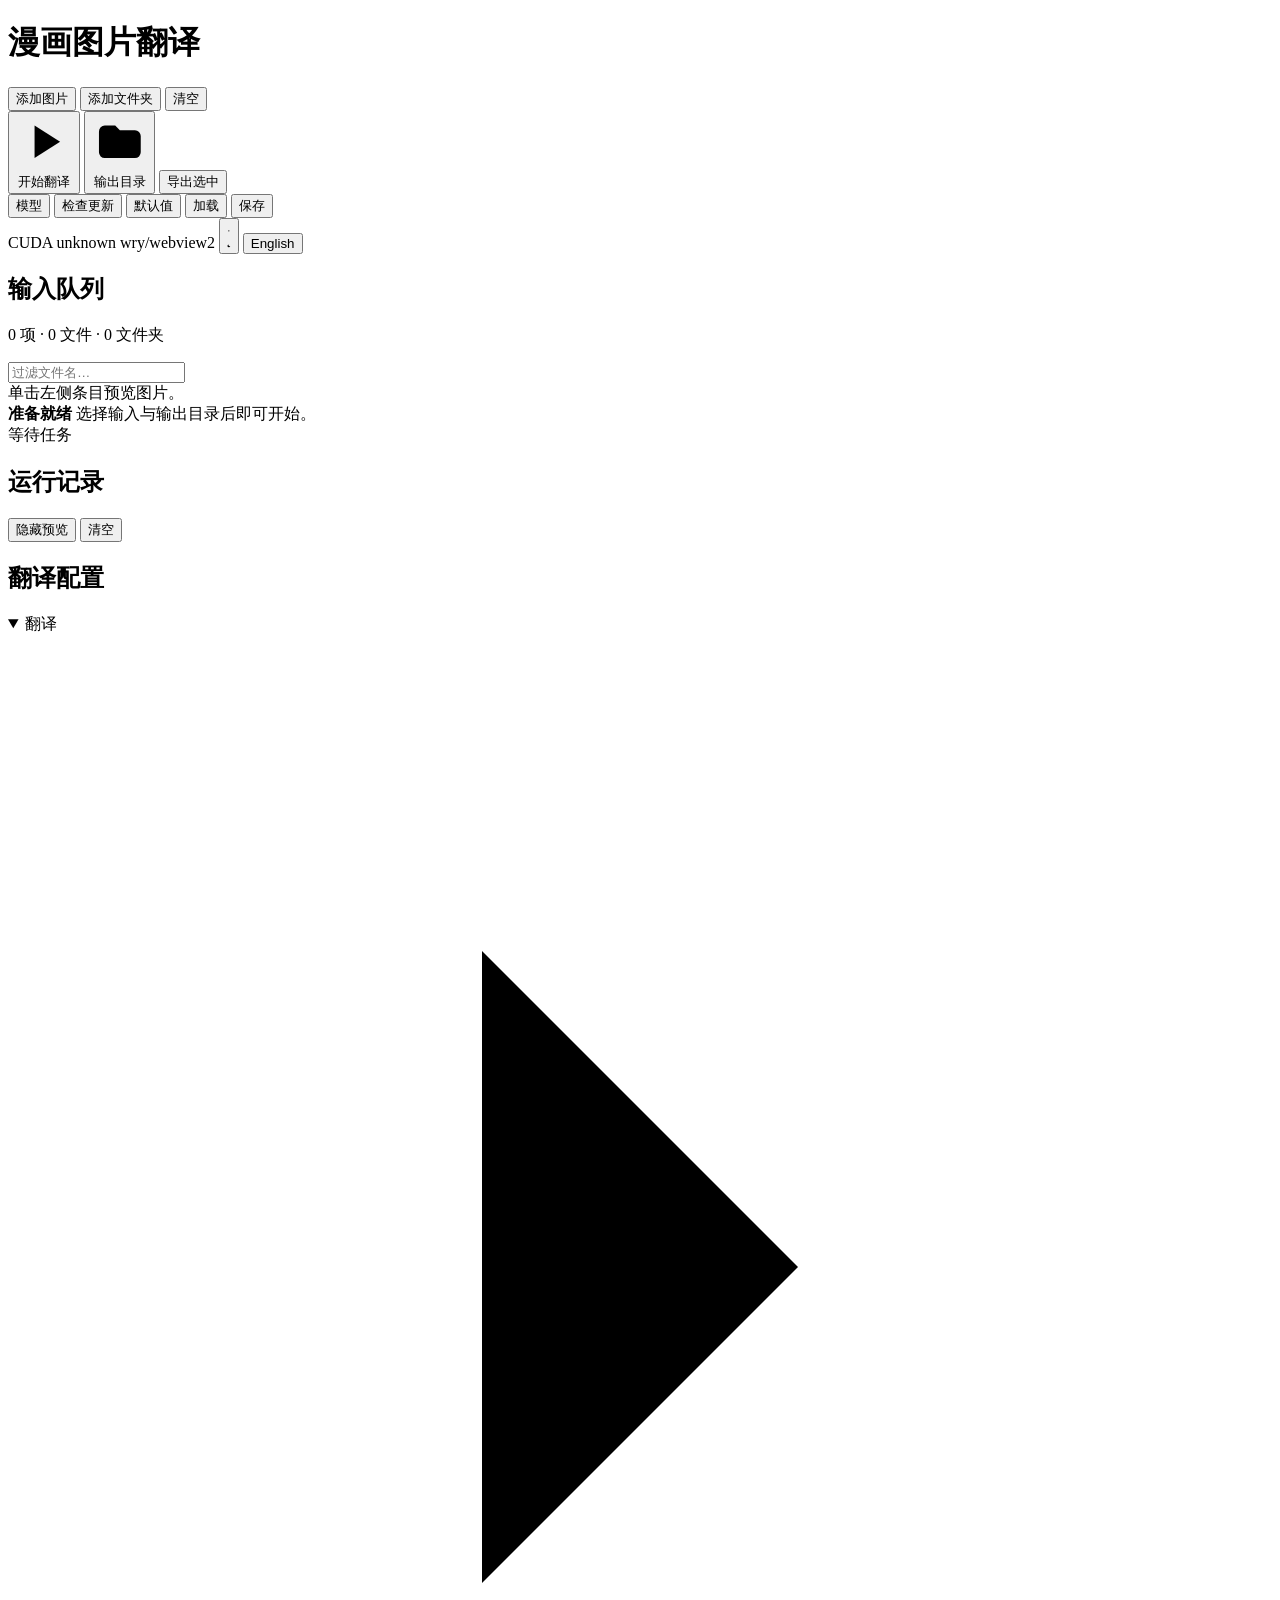
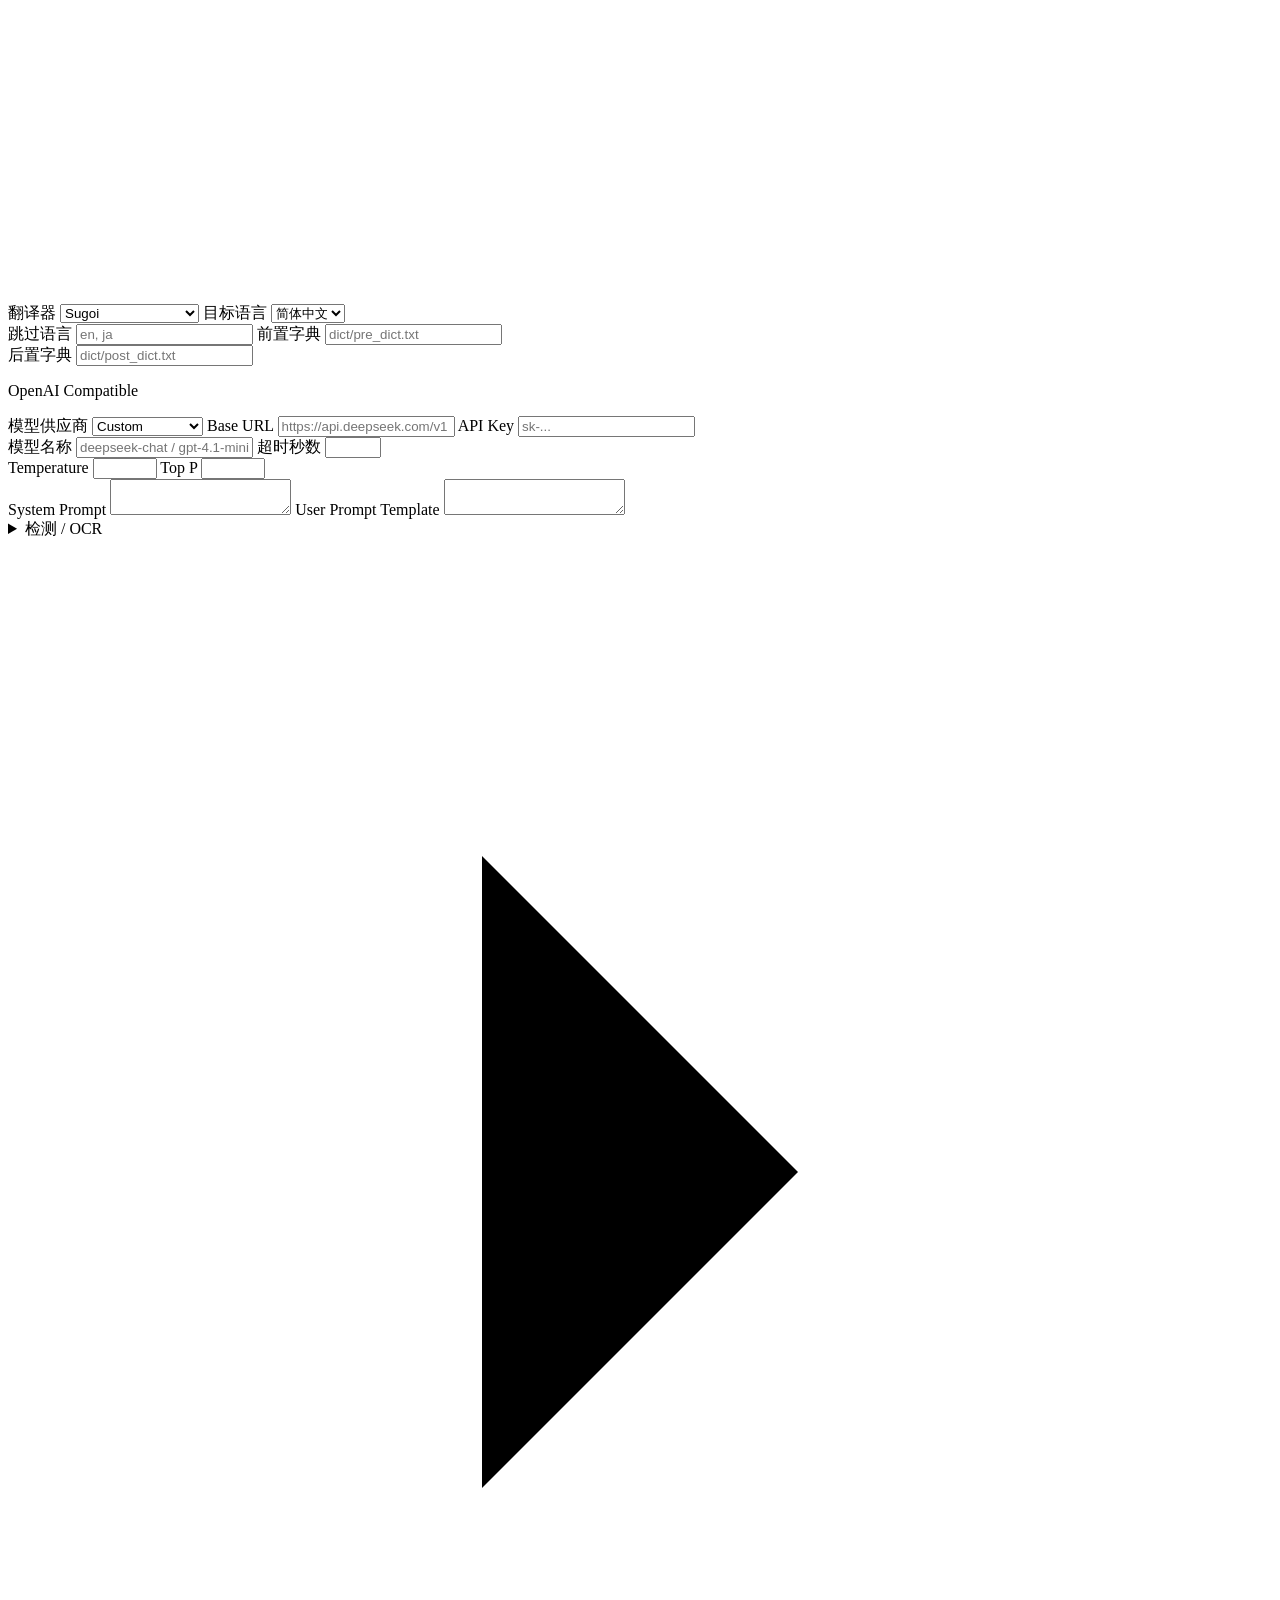
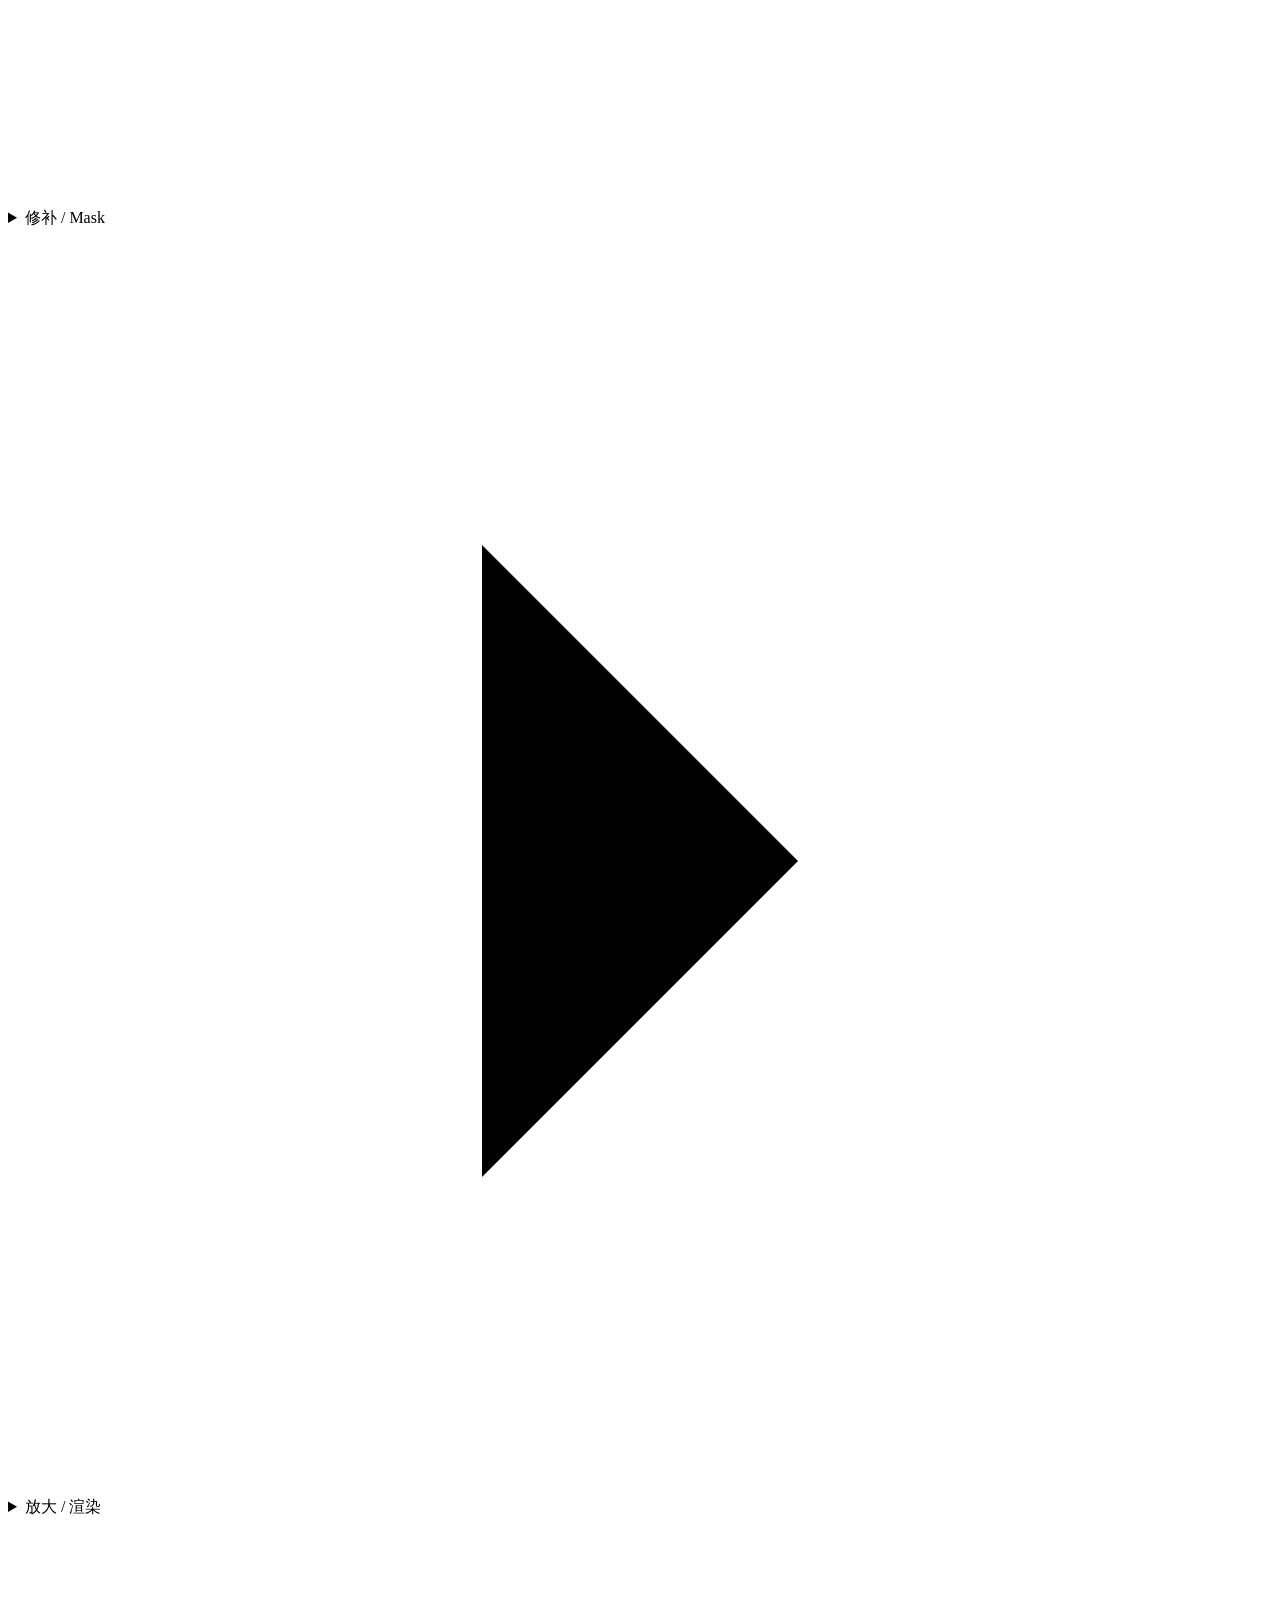
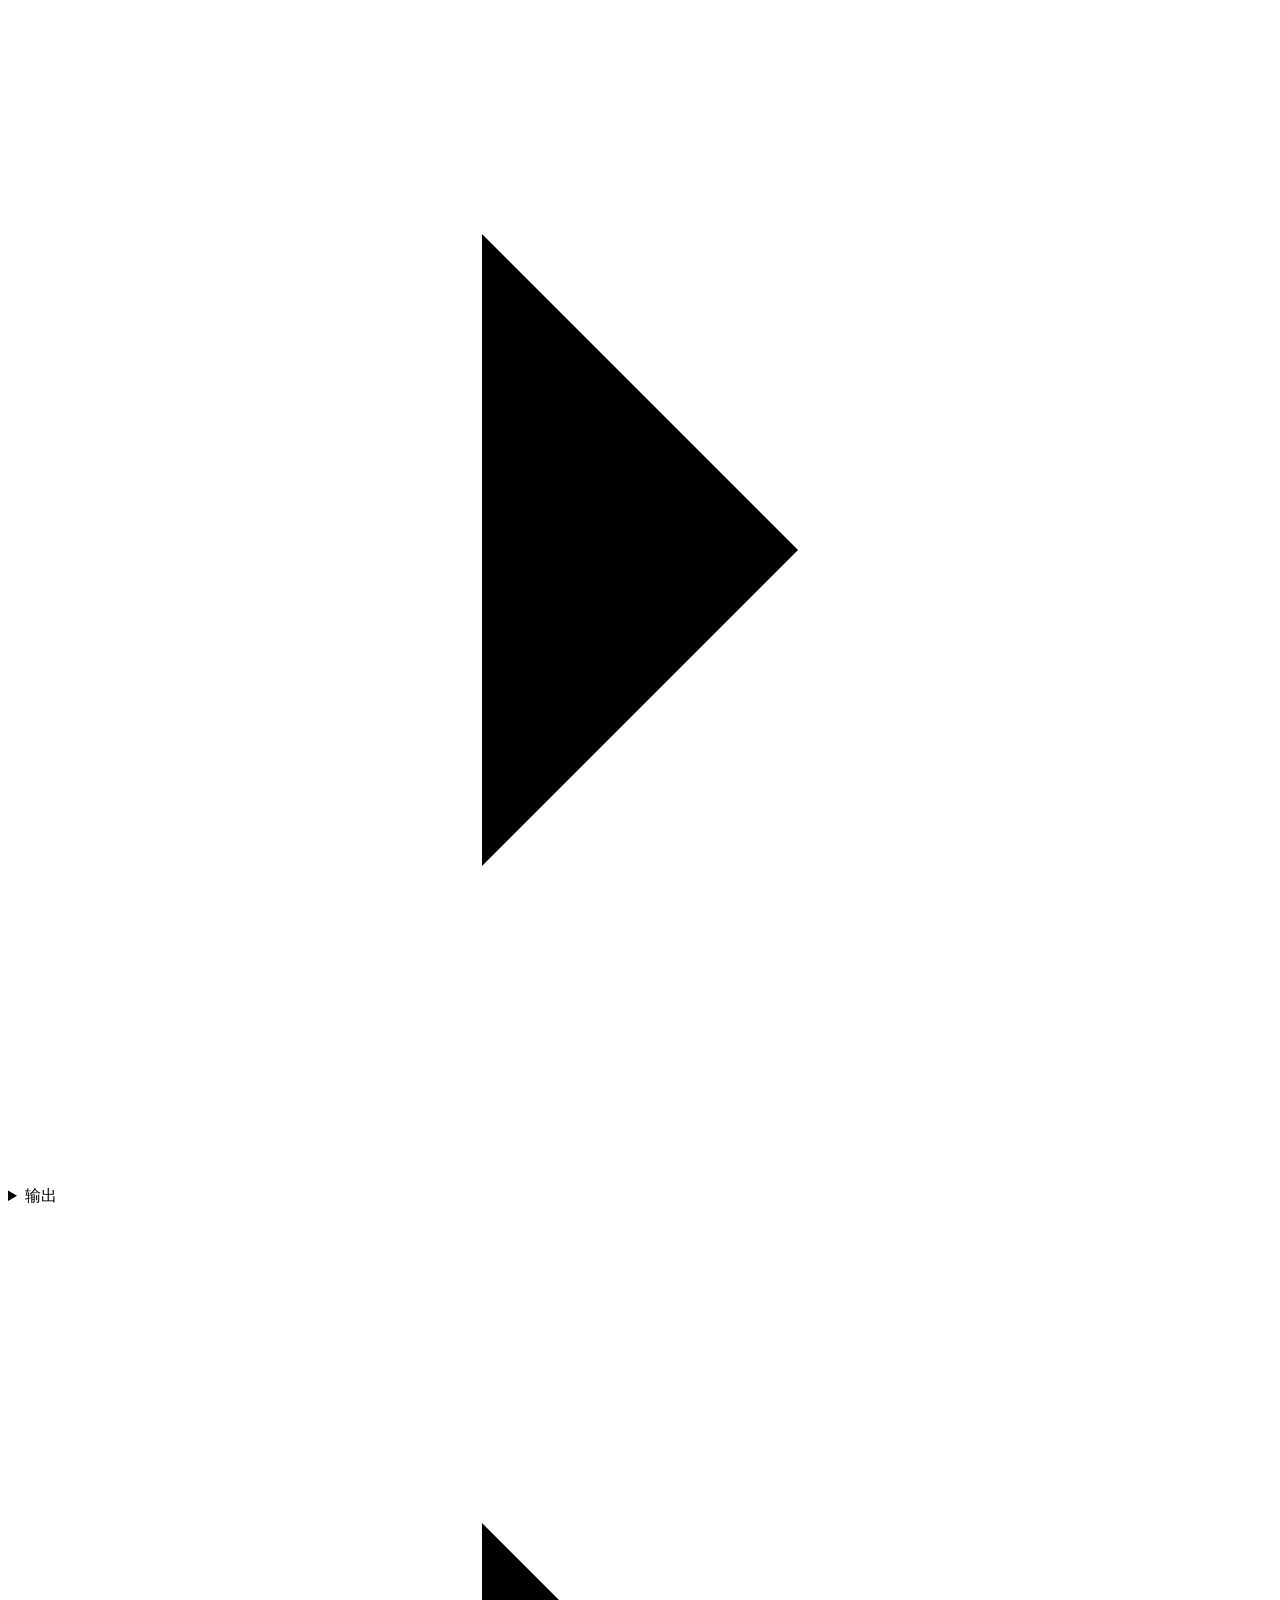
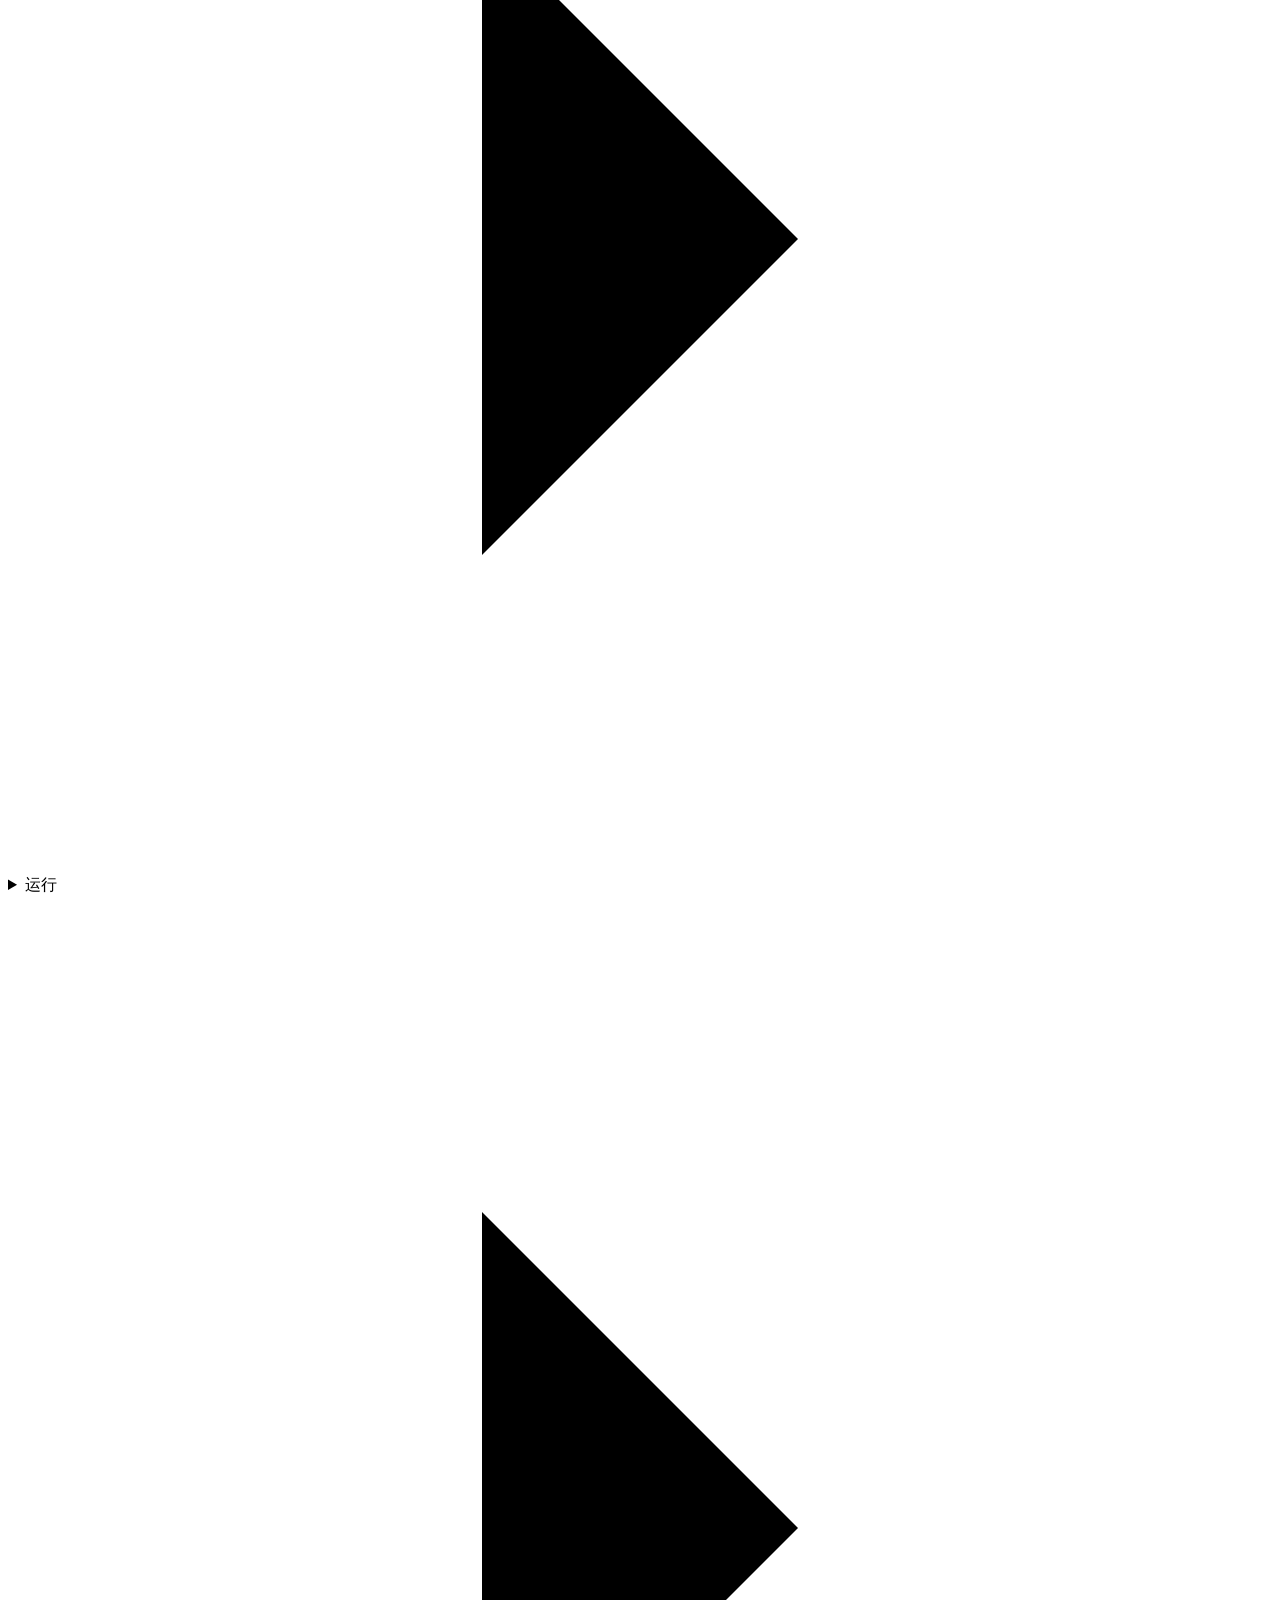
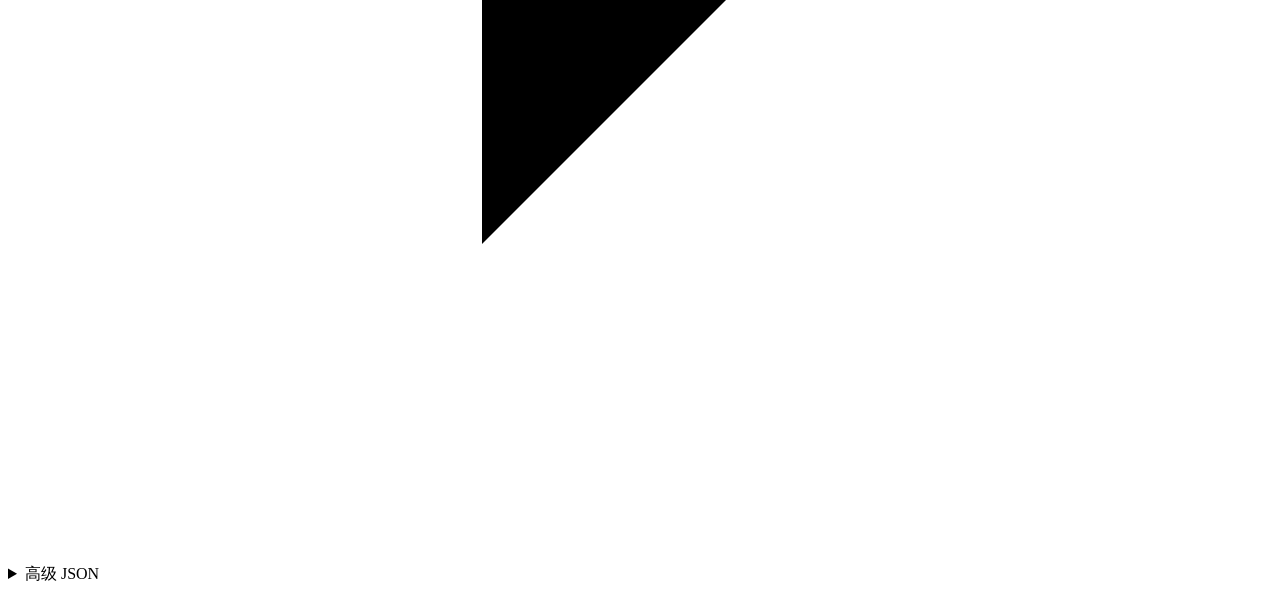
<file: crates/runtimes/simple-runtime/webview/index.html>
<!doctype html>
<html lang="zh-CN">
<head>
  <meta charset="utf-8">
  <meta name="viewport" content="width=device-width, initial-scale=1">
  <title>Manga Image Translator</title>
  <style>
<!-- MIT_WEBVIEW_STYLES -->
  </style>
</head>
<body>
  <main class="app">
    <!-- ───────────────────────── TOOLBAR ───────────────────────── -->
    <header class="toolbar">
      <div class="toolbar-brand">
        <h1 data-i18n="title">漫画图片翻译</h1>
      </div>

      <div class="toolbar-group" aria-label="Input">
        <button id="pickImages" class="secondary-button" type="button" data-i18n="pickImages">添加图片</button>
        <button id="pickFolder" class="secondary-button" type="button" data-i18n="pickFolder">添加文件夹</button>
        <button id="clearInputs" class="ghost-button" type="button" data-i18n="clearInputs">清空</button>
      </div>

      <div class="toolbar-sep" aria-hidden="true"></div>

      <div class="toolbar-group" aria-label="Run">
        <button id="startTranslation" class="primary-button" type="button">
          <span class="btn-spinner" aria-hidden="true"></span>
          <svg viewBox="0 0 24 24" aria-hidden="true"><path d="m8 5 11 7-11 7V5Z" /></svg>
          <span class="start-label">开始翻译</span>
        </button>
        <button id="pickOutputDir" class="secondary-button output-dir-button" type="button" data-i18n-title="outputDirHint" title="选择翻译输出目录">
          <svg viewBox="0 0 24 24" aria-hidden="true"><path d="M3 7.5A2.5 2.5 0 0 1 5.5 5H10l2 2h6.5A2.5 2.5 0 0 1 21 9.5v7A2.5 2.5 0 0 1 18.5 19h-13A2.5 2.5 0 0 1 3 16.5v-9Z" /></svg>
          <span id="outputDirLabel" data-i18n="outputDir">输出目录</span>
        </button>
        <button id="exportSelected" class="secondary-button" type="button" data-i18n="exportSelected">导出选中</button>
      </div>

      <div class="toolbar-sep" aria-hidden="true"></div>

      <div class="toolbar-group" aria-label="Config">
        <button id="openModels" class="ghost-button" type="button" data-i18n="modelsBtn">模型</button>
        <button id="openUpdate" class="ghost-button" type="button" data-i18n="updateBtn">检查更新</button>
        <button id="reloadDefaults" class="ghost-button" type="button" data-i18n="reloadDefaults">默认值</button>
        <button id="loadConfig" class="ghost-button" type="button" data-i18n="loadConfig">加载</button>
        <button id="saveConfig" class="ghost-button" type="button" data-i18n="saveConfig">保存</button>
      </div>

      <div class="toolbar-spacer"></div>

      <div class="toolbar-group toolbar-meta" aria-label="Status">
        <span id="providerStatus" class="status-pill">CUDA unknown</span>
        <span id="backendBadge" class="badge">wry/webview2</span>
        <button id="themeToggle" class="icon-button" type="button" data-i18n-title="themeToggle" aria-label="Toggle theme">
          <svg class="theme-icon-sun" viewBox="0 0 24 24" aria-hidden="true"><path d="M12 4V2m0 20v-2m8-8h2M2 12h2m13.66 5.66 1.41 1.41M4.93 4.93l1.41 1.41m0 11.32-1.41 1.41M19.07 4.93l-1.41 1.41M16 12a4 4 0 1 1-8 0 4 4 0 0 1 8 0Z" /></svg>
          <svg class="theme-icon-moon" viewBox="0 0 24 24" aria-hidden="true"><path d="M21 12.79A9 9 0 1 1 11.21 3 7 7 0 0 0 21 12.79Z" /></svg>
        </button>
        <button id="langToggle" class="ghost-button" type="button">English</button>
      </div>
    </header>

    <!-- ──────────────── WORKSPACE: filmstrip | canvas | inspector ──────────────── -->
    <div class="workspace">
      <!-- ── FILMSTRIP ── -->
      <aside class="filmstrip" aria-labelledby="inputTitle">
        <div class="zone-head">
          <h2 id="inputTitle" data-i18n="inputTitle">输入队列</h2>
          <p id="inputStats" class="zone-meta" data-i18n="inputStatsEmpty">0 项 · 0 文件 · 0 文件夹</p>
        </div>
        <div class="tree-search">
          <input id="treeSearch" type="search" autocomplete="off" spellcheck="false" data-i18n-placeholder="treeSearchPlaceholder" placeholder="过滤文件名…">
        </div>
        <div class="path-list" id="inputList" tabindex="0" aria-live="polite"></div>

        <div class="filmstrip-results" id="filmstripResults" hidden>
          <div class="results-resizer" id="resultsResizer" role="separator" aria-orientation="horizontal" tabindex="0"></div>
          <div class="zone-head results-head">
            <h2 data-i18n="completedTitle">已完成翻译</h2>
            <div class="results-head-actions">
              <span id="resultStats" class="zone-meta"></span>
              <button id="selectAllResults" class="ghost-button small-button" type="button" data-i18n="selectAllResults">全选</button>
            </div>
          </div>
          <div class="result-list" id="results"></div>
        </div>
        <div class="col-resizer" id="filmstripResizer" role="separator" aria-orientation="vertical" tabindex="0"></div>
      </aside>

      <!-- ── CANVAS (+ run log docked beneath it, VS Code terminal style) ── -->
      <section class="canvas" aria-label="Canvas">
        <div class="canvas-edit-bar" id="canvasEditBar" hidden>
          <button id="toggleEdit" class="ghost-button" type="button" data-i18n="editEnter">编辑嵌字</button>
          <span id="editHint" class="canvas-edit-hint" data-i18n="editHintIdle" hidden>点选文字框：单击改字 · 拖动挪位</span>
          <div id="regionControls" class="region-controls" hidden>
            <span class="rc-label" data-i18n="editFont">字号</span>
            <button id="fontMinus" class="rc-step" type="button" aria-label="font smaller">−</button>
            <span id="fontValue" class="rc-value">--</span>
            <button id="fontPlus" class="rc-step" type="button" aria-label="font larger">＋</button>
            <button id="fontReset" class="rc-reset" type="button" data-i18n-title="editFontReset" title="重置为自适应字号" hidden>↺</button>
            <label class="rc-color" data-i18n-title="editFg" title="文字颜色"><span>A</span><input id="fgColor" type="color" /></label>
            <label class="rc-color rc-color-bg" data-i18n-title="editBg" title="底色"><span>▣</span><input id="bgColor" type="color" /></label>
          </div>
          <button id="exitEdit" class="ghost-button" type="button" data-i18n="editExit" hidden>完成编辑</button>
        </div>
        <div class="canvas-stage" id="canvasStage">
          <div class="empty-state" data-i18n="previewHint">单击左侧条目预览图片。</div>
        </div>
        <div class="canvas-resizer" id="previewResizer" data-i18n-title="previewResizeHint" role="separator" aria-orientation="horizontal" tabindex="0"></div>
        <div class="progress-strip" aria-live="polite">
          <div class="progress-meta">
            <div class="progress-status">
              <strong id="statusTitle" data-i18n="readyTitle">准备就绪</strong>
              <span id="statusText" data-i18n="readyText">选择输入与输出目录后即可开始。</span>
            </div>
            <span id="progressLabel" class="progress-detail" data-i18n="progressIdle">等待任务</span>
          </div>
          <div class="progress-track">
            <div id="progressBar" class="progress-bar"></div>
          </div>
        </div>
        <section class="terminal" aria-label="Run log">
          <div class="terminal-head">
            <h2 class="terminal-title" data-i18n="logTitle">运行记录</h2>
            <div class="terminal-actions">
              <button id="togglePreview" class="ghost-button" type="button" data-i18n="hidePreview">隐藏预览</button>
              <button id="clearLog" class="ghost-button" type="button" data-i18n="clearLog">清空</button>
            </div>
          </div>
          <div id="logList" class="log-list" aria-live="polite"></div>
        </section>
      </section>

      <!-- ── INSPECTOR ── -->
      <aside class="inspector" aria-labelledby="configTitle">
        <div class="zone-head">
          <h2 id="configTitle" data-i18n="configTitle">翻译配置</h2>
        </div>

        <div class="inspector-scroll">
          <!-- 翻译 -->
          <details class="acc" open>
            <summary class="acc-head">
              <span data-i18n="tabTranslation">翻译</span>
              <svg class="acc-chev" viewBox="0 0 24 24" aria-hidden="true"><path d="m9 6 6 6-6 6" /></svg>
            </summary>
            <div class="acc-body">
              <div class="form-grid compact">
                <label class="field">
                  <span data-i18n="translator">翻译器</span>
                  <select id="translator">
                    <option value="Sugoi">Sugoi</option>
                    <option value="OpenAICompatible">OpenAI Compatible</option>
                    <option value="Google">Google</option>
                    <option value="Deepl">DeepL</option>
                    <option value="Baidu">Baidu</option>
                    <option value="Caiyun">Caiyun</option>
                    <option value="Youdao">Youdao</option>
                    <option value="Papago">Papago</option>
                    <option value="MyMemory">MyMemory</option>
                    <option value="NLLBSmallDistilled">NLLB Small</option>
                    <option value="NLLBBase">NLLB Base</option>
                    <option value="NLLBLarge">NLLB Large</option>
                    <option value="M2M100Small">M2M100 Small</option>
                    <option value="M2M100Large">M2M100 Large</option>
                    <option value="MBart">MBart</option>
                    <option value="JParaCrawlSmall">JParaCrawl Small</option>
                    <option value="JParaCrawlBase">JParaCrawl Base</option>
                    <option value="JParaCrawlLarge">JParaCrawl Large</option>
                  </select>
                  <small class="model-hint" id="translatorHint"></small>
                </label>
                <label class="field">
                  <span data-i18n="targetLang">目标语言</span>
                  <select id="targetLang">
                    <option value="chs">简体中文</option>
                    <option value="cht">繁體中文</option>
                    <option value="en">English</option>
                    <option value="ja">日本語</option>
                    <option value="ko">한국어</option>
                    <option value="fr">Français</option>
                    <option value="de">Deutsch</option>
                    <option value="es">Español</option>
                    <option value="ru">Русский</option>
                  </select>
                </label>
              </div>
              <div class="form-grid compact">
                <label class="field">
                  <span data-i18n="filterLang" data-i18n-title="filterLangHint">跳过语言</span>
                  <input id="filterLang" type="text" placeholder="en, ja">
                </label>
                <label class="field">
                  <span data-i18n="preDict">前置字典</span>
                  <input id="preDict" type="text" placeholder="dict/pre_dict.txt">
                </label>
              </div>
              <label class="field">
                <span data-i18n="postDict">后置字典</span>
                <input id="postDict" type="text" placeholder="dict/post_dict.txt">
              </label>

              <div class="subsection" id="openaiBlock">
                <p class="group-label" data-i18n="openaiSection">OpenAI Compatible</p>
                <label class="field">
                  <span data-i18n="provider">模型供应商</span>
                  <select id="provider">
                    <option value="Custom">Custom</option>
                    <option value="OpenAI">OpenAI</option>
                    <option value="DeepSeek">DeepSeek</option>
                    <option value="OpenRouter">OpenRouter</option>
                    <option value="SiliconFlow">SiliconFlow</option>
                    <option value="DashScope">DashScope</option>
                    <option value="Moonshot">Moonshot/Kimi</option>
                    <option value="Zhipu">Zhipu GLM</option>
                  </select>
                </label>
                <label class="field">
                  <span data-i18n="baseUrl">Base URL</span>
                  <input id="baseUrl" type="url" placeholder="https://api.deepseek.com/v1">
                </label>
                <label class="field">
                  <span data-i18n="apiKey">API Key</span>
                  <input id="apiKey" type="password" autocomplete="off" placeholder="sk-...">
                </label>
                <div class="form-grid compact">
                  <label class="field">
                    <span data-i18n="modelName">模型名称</span>
                    <input id="modelName" type="text" placeholder="deepseek-chat / gpt-4.1-mini">
                  </label>
                  <label class="field">
                    <span data-i18n="timeoutSecs" data-i18n-title="timeoutSecsHint">超时秒数</span>
                    <input id="timeoutSecs" type="number" min="1" max="600" step="1">
                  </label>
                </div>
                <div class="form-grid compact">
                  <label class="field">
                    <span data-i18n="temperature" data-i18n-title="temperatureHint">Temperature</span>
                    <input id="temperature" type="number" min="0" max="2" step="0.05">
                  </label>
                  <label class="field">
                    <span data-i18n="topP" data-i18n-title="topPHint">Top P</span>
                    <input id="topP" type="number" min="0" max="1" step="0.05">
                  </label>
                </div>
                <label class="field">
                  <span data-i18n="systemPrompt">System Prompt</span>
                  <textarea id="systemPrompt" class="prompt-area" spellcheck="false"></textarea>
                </label>
                <label class="field">
                  <span data-i18n="userPrompt">User Prompt Template</span>
                  <textarea id="userPrompt" class="prompt-area" spellcheck="false"></textarea>
                </label>
              </div>
            </div>
          </details>

          <!-- 检测 / OCR -->
          <details class="acc">
            <summary class="acc-head">
              <span data-i18n="tabDetectionOcr">检测 / OCR</span>
              <svg class="acc-chev" viewBox="0 0 24 24" aria-hidden="true"><path d="m9 6 6 6-6 6" /></svg>
            </summary>
            <div class="acc-body">
              <p class="group-label" data-i18n="detectorSection">检测</p>
              <div class="form-grid compact">
                <label class="field">
                  <span data-i18n="detector">检测器</span>
                  <select id="detector">
                    <option value="DBNet">DBNet</option>
                    <option value="Paddle">Paddle</option>
                    <option value="Ctd">CTD</option>
                  </select>
                  <small class="model-hint" id="detectorHint"></small>
                </label>
                <label class="field">
                  <span data-i18n="detectSize" data-i18n-title="detectSizeHint">检测尺寸</span>
                  <input id="detectSize" type="number" min="512" max="4096" step="64">
                </label>
              </div>
              <div class="form-grid compact">
                <label class="field">
                  <span data-i18n="unclipRatio" data-i18n-title="unclipRatioHint">Unclip Ratio</span>
                  <input id="unclipRatio" type="number" min="0.5" max="5" step="0.05">
                </label>
                <label class="field">
                  <span data-i18n="textThreshold" data-i18n-title="textThresholdHint">Text Threshold</span>
                  <input id="textThreshold" type="number" min="0" max="1" step="0.05">
                </label>
              </div>
              <label class="field">
                <span data-i18n="boxThreshold" data-i18n-title="boxThresholdHint">Box Threshold</span>
                <input id="boxThreshold" type="number" min="0" max="1" step="0.05">
              </label>
              <div class="toggle-grid">
                <label class="check-field">
                  <input id="preInvert" type="checkbox">
                  <span data-i18n="preInvert" data-i18n-title="preInvertHint">反相检测</span>
                </label>
                <label class="check-field">
                  <input id="preGamma" type="checkbox">
                  <span data-i18n="preGamma" data-i18n-title="preGammaHint">Gamma 校正</span>
                </label>
                <label class="check-field">
                  <input id="preRotate" type="checkbox">
                  <span data-i18n="preRotate" data-i18n-title="preRotateHint">旋转检测</span>
                </label>
                <label class="check-field">
                  <input id="preAutoRotate" type="checkbox">
                  <span data-i18n="preAutoRotate" data-i18n-title="preAutoRotateHint">自动旋转</span>
                </label>
              </div>

              <p class="group-label" data-i18n="ocrSection">OCR</p>
              <div class="form-grid compact">
                <label class="field">
                  <span data-i18n="ocrModel">OCR 模型</span>
                  <select id="ocrModel">
                    <option value="Ocr48px">Ocr48px</option>
                    <option value="Ctc48px">Ctc48px</option>
                    <option value="MangaOcr">Manga OCR</option>
                    <option value="Native">Native</option>
                    <option value="Tesseract">Tesseract</option>
                  </select>
                  <small class="model-hint" id="ocrHint"></small>
                </label>
                <label class="field">
                  <span data-i18n="minTextLength" data-i18n-title="minTextLengthHint">最短文本</span>
                  <input id="minTextLength" type="number" min="0" max="100" step="1">
                </label>
              </div>
              <div class="form-grid compact">
                <label class="field">
                  <span data-i18n="ocrProb" data-i18n-title="ocrProbHint">OCR 置信度</span>
                  <input id="ocrProb" type="number" min="0" max="1" step="0.05">
                </label>
                <label class="field">
                  <span data-i18n="beamSize" data-i18n-title="beamSizeHint">Beam 宽度</span>
                  <input id="beamSize" type="number" min="1" max="10" step="1">
                </label>
                <label class="field">
                  <span data-i18n="filterText" data-i18n-title="filterTextHint">过滤文本</span>
                  <input id="filterText" type="text" placeholder="regex, one or comma separated">
                </label>
              </div>
            </div>
          </details>

          <!-- 修补 / Mask -->
          <details class="acc">
            <summary class="acc-head">
              <span data-i18n="tabInpaintMask">修补 / Mask</span>
              <svg class="acc-chev" viewBox="0 0 24 24" aria-hidden="true"><path d="m9 6 6 6-6 6" /></svg>
            </summary>
            <div class="acc-body">
              <div class="form-grid compact">
                <label class="field">
                  <span data-i18n="maskMethod" data-i18n-title="maskMethodHint">Mask 方法</span>
                  <select id="maskMethod">
                    <option value="FitText">FitText</option>
                    <option value="FillMask">FillMask</option>
                  </select>
                </label>
                <label class="field">
                  <span data-i18n="ignoreBubble" data-i18n-title="ignoreBubbleHint">忽略气泡</span>
                  <input id="ignoreBubble" type="number" min="0" max="50" step="1">
                </label>
              </div>
              <div class="form-grid compact">
                <label class="field">
                  <span data-i18n="dilationOffset" data-i18n-title="dilationOffsetHint">膨胀偏移</span>
                  <input id="dilationOffset" type="number" min="0" max="120" step="1">
                </label>
                <label class="field">
                  <span data-i18n="kernelSize" data-i18n-title="kernelSizeHint">Kernel Size</span>
                  <input id="kernelSize" type="number" min="1" max="31" step="1">
                </label>
              </div>
              <label class="check-field">
                <input id="furigana" type="checkbox">
                <span data-i18n="furigana" data-i18n-title="furiganaHint">扩展假名遮罩</span>
              </label>
              <div class="form-grid compact">
                <label class="field">
                  <span data-i18n="inpainter">修补模型</span>
                  <select id="inpainter">
                    <option value="LamaAot">LamaAot</option>
                    <option value="LamaLarge">LamaLarge</option>
                    <option value="LamaMpe">LamaMpe</option>
                  </select>
                  <small class="model-hint" id="inpainterHint"></small>
                </label>
                <label class="field">
                  <span data-i18n="inpaintingSize" data-i18n-title="inpaintingSizeHint">修补尺寸</span>
                  <input id="inpaintingSize" type="number" min="512" max="4096" step="64">
                </label>
              </div>
              <div class="form-grid compact">
                <label class="field">
                  <span data-i18n="maskSource" data-i18n-title="maskSourceHint">覆盖 Mask</span>
                  <select id="maskSource">
                    <option value="RefinedMask">RefinedMask</option>
                    <option value="Mask">Raw Mask</option>
                    <option value="Both">Both</option>
                  </select>
                </label>
                <label class="field">
                  <span data-i18n="inpaintColor">填充颜色</span>
                  <input id="inpaintColor" type="color">
                </label>
              </div>
            </div>
          </details>

          <!-- 放大 / 渲染 -->
          <details class="acc">
            <summary class="acc-head">
              <span data-i18n="tabUpscaleRender">放大 / 渲染</span>
              <svg class="acc-chev" viewBox="0 0 24 24" aria-hidden="true"><path d="m9 6 6 6-6 6" /></svg>
            </summary>
            <div class="acc-body">
              <div class="form-grid compact">
                <label class="field">
                  <span data-i18n="upscaler">放大器</span>
                  <select id="upscaler">
                    <option value="none">关闭</option>
                    <option value="Esrgan2x">ESRGAN 2x</option>
                    <option value="Esrgan4x">ESRGAN 4x</option>
                    <option value="EsrganAnime4x">ESRGAN Anime 4x</option>
                    <option value="Anime4k">Anime4K</option>
                    <option value="custom">保留 JSON 自定义</option>
                  </select>
                  <small class="model-hint" id="upscalerHint"></small>
                </label>
                <label class="field">
                  <span data-i18n="upscalePatch" data-i18n-title="upscalePatchHint">Patch Size</span>
                  <input id="upscalePatch" type="number" min="0" max="4096" step="16">
                </label>
              </div>
              <label class="field">
                <span data-i18n="upscalePadding" data-i18n-title="upscalePaddingHint">Padding</span>
                <input id="upscalePadding" type="number" min="0" max="512" step="1">
              </label>
              <label class="field">
                <span data-i18n="textDirection" data-i18n-title="textDirectionHint">文字方向</span>
                <select id="textDirection">
                  <option value="auto" selected data-i18n="textDirectionAuto">自动</option>
                  <option value="horizontal" data-i18n="textDirectionHorizontal">横排</option>
                  <option value="vertical" data-i18n="textDirectionVertical">竖排</option>
                </select>
              </label>
            </div>
          </details>

          <!-- 输出 -->
          <details class="acc">
            <summary class="acc-head">
              <span data-i18n="outputGroup">输出</span>
              <svg class="acc-chev" viewBox="0 0 24 24" aria-hidden="true"><path d="m9 6 6 6-6 6" /></svg>
            </summary>
            <div class="acc-body">
              <p class="output-dir-readout">
                <span data-i18n="outputDir">输出目录</span>
                <span id="outputDirReadout" data-i18n="outputDirUnset">未设置（写入临时目录）</span>
              </p>
              <div class="form-grid">
                <label class="field">
                  <span data-i18n="outputFormat">输出格式</span>
                  <select id="outputFormat">
                    <option value="png" selected>PNG</option>
                    <option value="html">HTML</option>
                    <option value="raw">Raw MIT</option>
                  </select>
                </label>
              </div>
            </div>
          </details>

          <!-- 运行 -->
          <details class="acc">
            <summary class="acc-head">
              <span data-i18n="runtimeGroup">运行</span>
              <svg class="acc-chev" viewBox="0 0 24 24" aria-hidden="true"><path d="m9 6 6 6-6 6" /></svg>
            </summary>
            <div class="acc-body">
              <div class="runtime-status">
                <div id="cudaErrorWrap" class="cuda-hint hidden">
                  <span id="cudaErrorSummary" class="cuda-hint-text"></span>
                  <button id="cudaErrorToggle" class="link-button" type="button" data-i18n="cudaDetails">详情</button>
                </div>
                <pre id="cudaErrorDetail" class="cuda-detail hidden"></pre>
              </div>
              <div class="field compact-field">
                <span data-i18n="deviceMode">推理设备</span>
                <div id="deviceModeGroup" class="seg-control" role="radiogroup" aria-label="推理设备">
                  <label class="seg-option">
                    <input type="radio" name="deviceMode" value="auto" checked>
                    <span data-i18n="deviceModeAuto">自动</span>
                  </label>
                  <label class="seg-option">
                    <input type="radio" name="deviceMode" value="cuda">
                    <span data-i18n="deviceModeCuda">强制 CUDA</span>
                  </label>
                  <label class="seg-option">
                    <input type="radio" name="deviceMode" value="cpu">
                    <span data-i18n="deviceModeCpu">仅 CPU</span>
                  </label>
                </div>
                <p id="deviceModeHint" class="field-hint"></p>
              </div>
              <div id="deviceBanner" class="device-banner hidden"></div>
              <div class="toggle-grid">
                <label class="check-field compact-check" data-i18n-title="debugModeHint">
                  <input id="debugMode" type="checkbox">
                  <span data-i18n="debugMode">调试输出</span>
                </label>
              </div>
              <div class="form-grid compact">
                <label class="field">
                  <span data-i18n="maxParallelImages">图片并发</span>
                  <input id="maxParallelImages" type="number" min="1" max="8" step="1" value="2">
                </label>
                <label class="field">
                  <span data-i18n="maxParallelGpuJobs">GPU 并发</span>
                  <input id="maxParallelGpuJobs" type="number" min="1" max="4" step="1" value="1">
                </label>
              </div>
            </div>
          </details>

          <details class="json-details">
            <summary data-i18n="advancedJson">高级 JSON</summary>
            <textarea id="settingsJson" spellcheck="false"></textarea>
          </details>
        </div>
      </aside>
    </div>

    <!-- ───────────────────────── MODELS MODAL (M1) ───────────────────────── -->
    <div class="modal-overlay" id="modelsModal" hidden>
      <div class="modal-panel models-panel" role="dialog" aria-modal="true" aria-labelledby="modelsModalTitle">
        <header class="modal-head">
          <h2 id="modelsModalTitle" data-i18n="modelsTitle">模型管理</h2>
          <button id="closeModels" class="icon-close" type="button" aria-label="关闭" data-i18n-title="close">
            <svg viewBox="0 0 16 16" width="15" height="15" aria-hidden="true">
              <path d="M4 4l8 8M12 4l-8 8" fill="none" stroke="currentColor" stroke-width="1.5" stroke-linecap="round"/>
            </svg>
          </button>
        </header>
        <div class="modal-body">
          <section class="models-section">
            <div class="models-dir-label" data-i18n="modelDir">模型目录</div>
            <div class="models-dir-row">
              <input id="modelDir" type="text" readonly data-i18n-placeholder="modelDirUnset" placeholder="未设置（请选择仓库外的文件夹）">
              <button id="pickModelDir" type="button" class="secondary-button" data-i18n="chooseDir">选择目录</button>
            </div>
            <p class="model-hint" data-i18n="modelDirHint"></p>
            <label class="check-field">
              <input id="autoDownload" type="checkbox">
              <span data-i18n="autoDownload">启动时自动下载缺失模型</span>
            </label>
          </section>
          <div id="modelsStatus" class="models-status"></div>
          <div id="gpuRuntime" class="models-status gpu-runtime"></div>
          <div id="appUpdate" class="models-status app-update"></div>
        </div>
      </div>
    </div>
  </main>

  <script>
/* MIT_WEBVIEW_APP */
  </script>
</body>
</html>
</file>
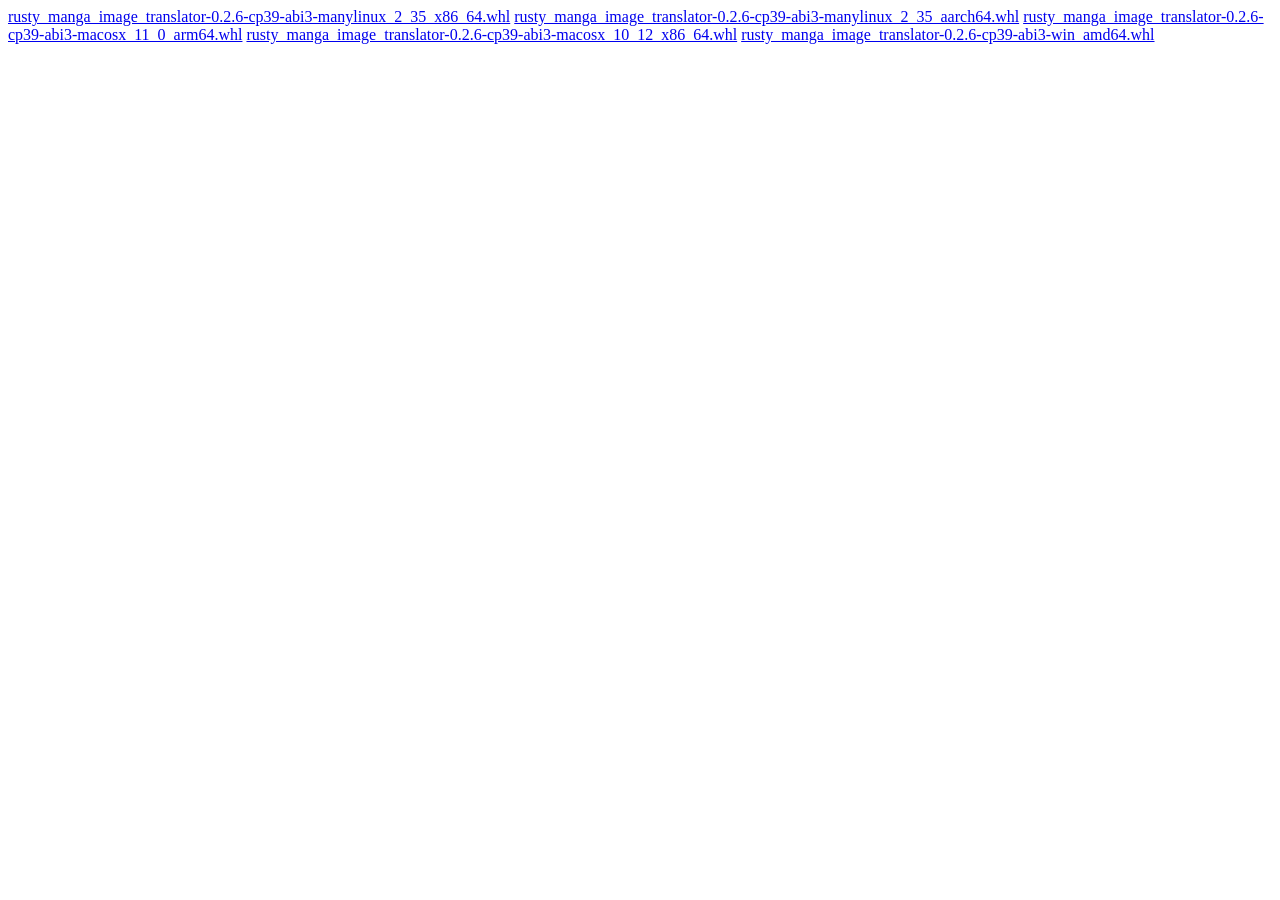
<file: python/wheels/simple/manga-image-translator/index.html>
<!doctype html>
<html>
    <body>
        <a
            href="https://github.com/frederik-uni/manga-image-translator-rust/releases/download/v0.2.8/rusty_manga_image_translator-0.2.6-cp39-abi3-manylinux_2_35_x86_64.whl"
            >rusty_manga_image_translator-0.2.6-cp39-abi3-manylinux_2_35_x86_64.whl</a
        >
        <a
            href="https://github.com/frederik-uni/manga-image-translator-rust/releases/download/v0.2.8/rusty_manga_image_translator-0.2.6-cp39-abi3-manylinux_2_35_aarch64.whl"
            >rusty_manga_image_translator-0.2.6-cp39-abi3-manylinux_2_35_aarch64.whl</a
        >
        <a
            href="https://github.com/frederik-uni/manga-image-translator-rust/releases/download/v0.2.8/rusty_manga_image_translator-0.2.6-cp39-abi3-macosx_11_0_arm64.whl"
            >rusty_manga_image_translator-0.2.6-cp39-abi3-macosx_11_0_arm64.whl</a
        >
        <a
            href="https://github.com/frederik-uni/manga-image-translator-rust/releases/download/v0.2.8/rusty_manga_image_translator-0.2.6-cp39-abi3-macosx_10_12_x86_64.whl"
            >rusty_manga_image_translator-0.2.6-cp39-abi3-macosx_10_12_x86_64.whl</a
        >
        <a
            href="https://github.com/frederik-uni/manga-image-translator-rust/releases/download/v0.2.8/rusty_manga_image_translator-0.2.6-cp39-abi3-win_amd64.whl"
            >rusty_manga_image_translator-0.2.6-cp39-abi3-win_amd64.whl</a
        >
    </body>
</html>
</file>
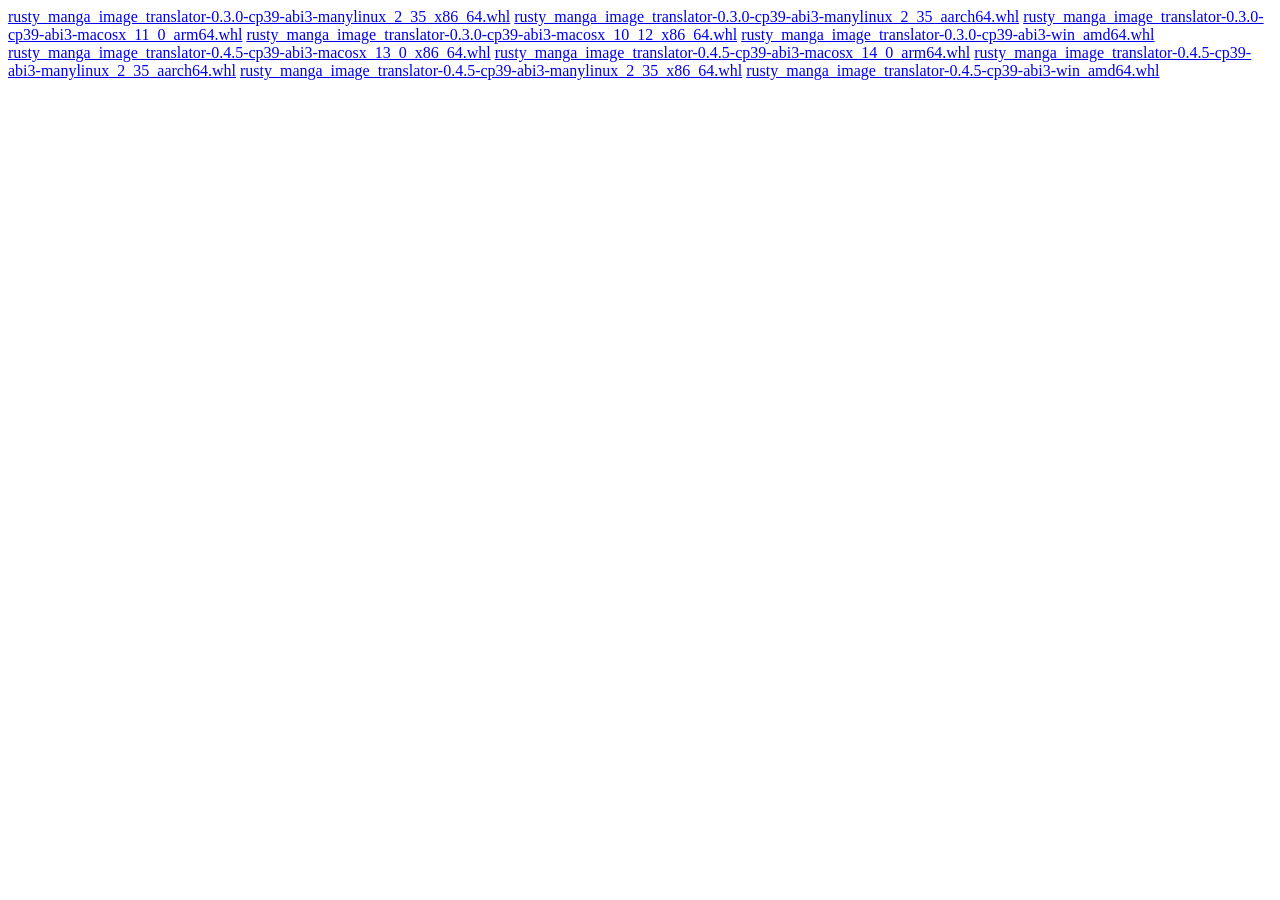
<file: python/wheels/simple/rusty-manga-image-translator/index.html>
<!doctype html>
<html>
    <body>
        <a
            href="https://github.com/frederik-uni/manga-image-translator-rust/releases/download/v0.3.0/rusty_manga_image_translator-0.3.0-cp39-abi3-manylinux_2_35_x86_64.whl"
            >rusty_manga_image_translator-0.3.0-cp39-abi3-manylinux_2_35_x86_64.whl</a
        >
        <a
            href="https://github.com/frederik-uni/manga-image-translator-rust/releases/download/v0.3.0/rusty_manga_image_translator-0.3.0-cp39-abi3-manylinux_2_35_aarch64.whl"
            >rusty_manga_image_translator-0.3.0-cp39-abi3-manylinux_2_35_aarch64.whl</a
        >
        <a
            href="https://github.com/frederik-uni/manga-image-translator-rust/releases/download/v0.3.0/rusty_manga_image_translator-0.3.0-cp39-abi3-macosx_11_0_arm64.whl"
            >rusty_manga_image_translator-0.3.0-cp39-abi3-macosx_11_0_arm64.whl</a
        >
        <a
            href="https://github.com/frederik-uni/manga-image-translator-rust/releases/download/v0.3.0/rusty_manga_image_translator-0.3.0-cp39-abi3-macosx_10_12_x86_64.whl"
            >rusty_manga_image_translator-0.3.0-cp39-abi3-macosx_10_12_x86_64.whl</a
        >
        <a
            href="https://github.com/frederik-uni/manga-image-translator-rust/releases/download/v0.3.0/rusty_manga_image_translator-0.3.0-cp39-abi3-win_amd64.whl"
            >rusty_manga_image_translator-0.3.0-cp39-abi3-win_amd64.whl</a
        >

        <a
            href="https://github.com/frederik-uni/manga-image-translator-rust/releases/download/v0.4.5/rusty_manga_image_translator-0.4.5-cp39-abi3-macosx_13_0_x86_64.whl"
            >rusty_manga_image_translator-0.4.5-cp39-abi3-macosx_13_0_x86_64.whl</a
        >
        <a
            href="https://github.com/frederik-uni/manga-image-translator-rust/releases/download/v0.4.5/rusty_manga_image_translator-0.4.5-cp39-abi3-macosx_14_0_arm64.whl"
            >rusty_manga_image_translator-0.4.5-cp39-abi3-macosx_14_0_arm64.whl</a
        >
        <a
            href="https://github.com/frederik-uni/manga-image-translator-rust/releases/download/v0.4.5/rusty_manga_image_translator-0.4.5-cp39-abi3-manylinux_2_35_aarch64.whl"
            >rusty_manga_image_translator-0.4.5-cp39-abi3-manylinux_2_35_aarch64.whl</a
        >
        <a
            href="https://github.com/frederik-uni/manga-image-translator-rust/releases/download/v0.4.5/rusty_manga_image_translator-0.4.5-cp39-abi3-manylinux_2_35_x86_64.whl"
            >rusty_manga_image_translator-0.4.5-cp39-abi3-manylinux_2_35_x86_64.whl</a
        >
        <a
            href="https://github.com/frederik-uni/manga-image-translator-rust/releases/download/v0.4.5/rusty_manga_image_translator-0.4.5-cp39-abi3-win_amd64.whl"
            >rusty_manga_image_translator-0.4.5-cp39-abi3-win_amd64.whl</a
        >
    </body>
</html>
</file>
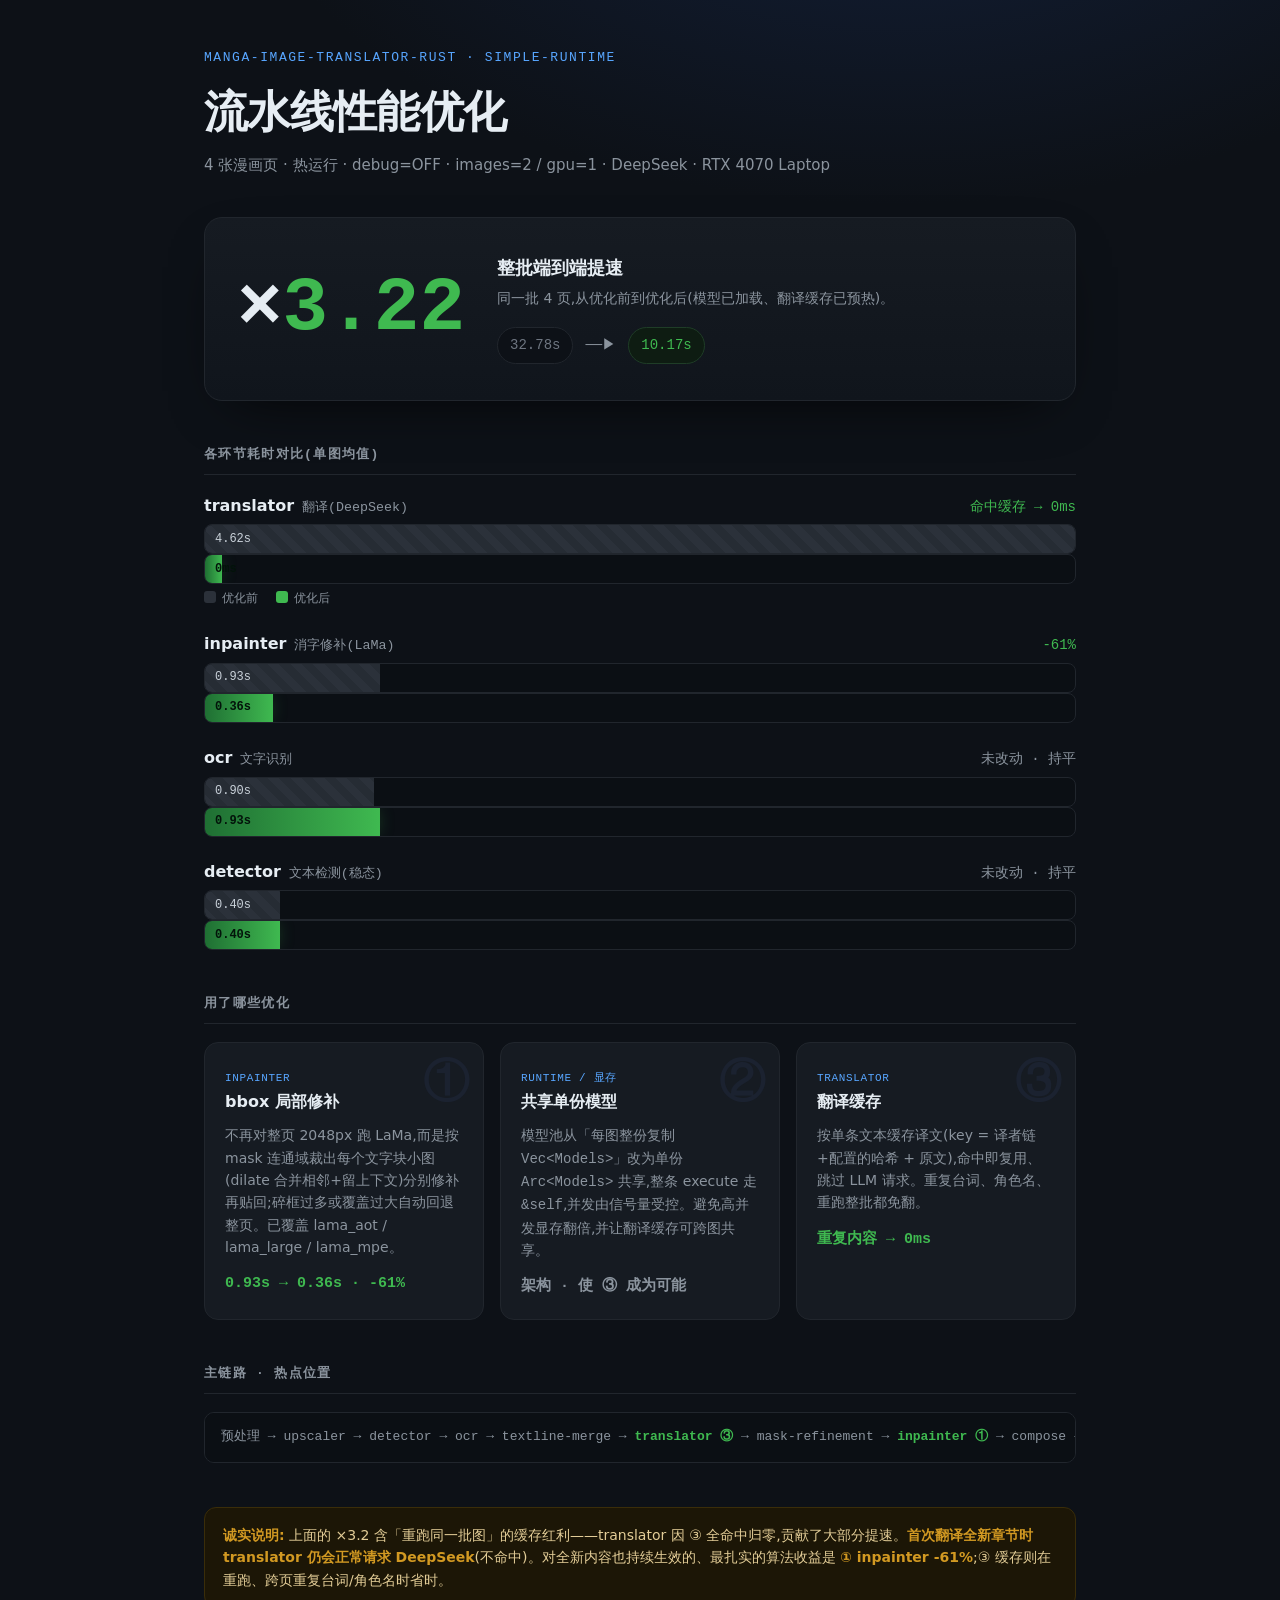
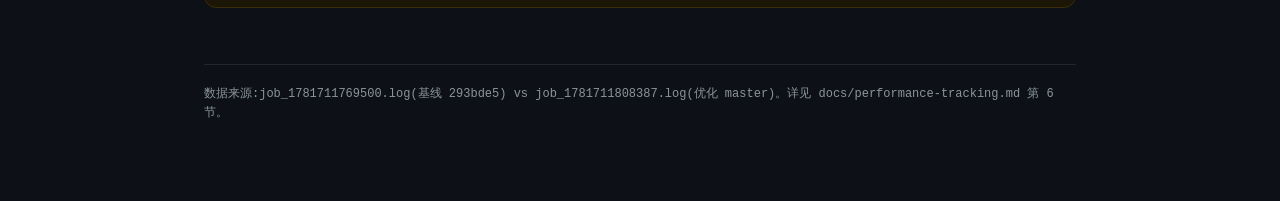
<file: docs/optimization-showcase.html>
<!DOCTYPE html>
<html lang="zh-CN">
<head>
<meta charset="UTF-8">
<meta name="viewport" content="width=device-width, initial-scale=1.0">
<title>manga-image-translator-rust · 性能优化展示</title>
<style>
  :root{
    --bg:#0d1117; --panel:#161b22; --line:#21262d;
    --ink:#e6edf3; --dim:#8b949e;
    --base:#6e7681;            /* 基线条 */
    --fast:#3fb950;            /* 优化条 */
    --accent:#58a6ff;
    --warn:#d29922;
    --mono:ui-monospace,SFMono-Regular,"Cascadia Code",Consolas,monospace;
    --sans:-apple-system,"Segoe UI",system-ui,"Hiragino Sans","Microsoft YaHei",sans-serif;
  }
  *{box-sizing:border-box}
  html{scroll-behavior:smooth}
  body{
    margin:0; background:radial-gradient(1200px 700px at 70% -10%,#13203a 0%,var(--bg) 55%);
    color:var(--ink); font-family:var(--sans); line-height:1.6;
    -webkit-font-smoothing:antialiased;
  }
  .wrap{max-width:920px; margin:0 auto; padding:48px 24px 80px}
  .eyebrow{font-family:var(--mono); color:var(--accent); letter-spacing:.12em; font-size:13px; text-transform:uppercase; margin:0 0 8px}
  h1{font-size:clamp(28px,5vw,44px); margin:0 0 6px; font-weight:700; letter-spacing:-.02em}
  .sub{color:var(--dim); margin:0 0 40px; font-size:15px}

  /* HERO */
  .hero{
    background:linear-gradient(180deg,var(--panel),#10151c);
    border:1px solid var(--line); border-radius:18px; padding:36px 32px;
    display:flex; align-items:center; gap:32px; flex-wrap:wrap; margin-bottom:40px;
    box-shadow:0 20px 60px -30px #000;
  }
  .hero .big{font-family:var(--mono); font-size:clamp(44px,9vw,76px); font-weight:700; line-height:1; color:var(--fast)}
  .hero .big .x{color:var(--ink)}
  .hero .meta{flex:1; min-width:240px}
  .hero .meta h2{margin:0 0 4px; font-size:18px; font-weight:600}
  .hero .meta p{margin:0; color:var(--dim); font-size:14px}
  .timeline{display:flex; align-items:center; gap:12px; margin-top:18px; font-family:var(--mono); font-size:14px}
  .pill{padding:6px 12px; border-radius:999px; border:1px solid var(--line); background:#0d1117}
  .pill.before{color:var(--base)} .pill.after{color:var(--fast); border-color:#1f3d27; background:#0e1c12}
  .arrow{color:var(--dim)}

  section{margin:44px 0}
  h3{font-size:13px; font-family:var(--mono); letter-spacing:.1em; text-transform:uppercase; color:var(--dim); margin:0 0 18px; border-bottom:1px solid var(--line); padding-bottom:8px}

  /* STAGE BARS */
  .stage{margin:0 0 22px}
  .stage .row{display:flex; justify-content:space-between; align-items:baseline; margin-bottom:6px}
  .stage .name{font-weight:600}
  .stage .name small{color:var(--dim); font-weight:400; font-family:var(--mono); margin-left:8px}
  .stage .delta{font-family:var(--mono); font-size:14px; color:var(--fast)}
  .stage .delta.flat{color:var(--dim)}
  .track{position:relative; height:30px; background:#0b0f14; border:1px solid var(--line); border-radius:8px; overflow:hidden}
  .bar{position:absolute; top:0; left:0; height:100%; display:flex; align-items:center; padding-left:10px;
       font-family:var(--mono); font-size:12px; white-space:nowrap; width:0; transition:width 1.1s cubic-bezier(.2,.8,.2,1)}
  .bar.base{background:repeating-linear-gradient(45deg,#2b313a,#2b313a 8px,#262c34 8px,#262c34 16px); color:#c9d1d9; z-index:1}
  .bar.fast{background:linear-gradient(90deg,#1f6f33,#3fb950); color:#03130a; font-weight:700; z-index:2; box-shadow:0 0 18px -4px #3fb95066}
  .stack .track{height:30px; margin-bottom:6px}
  .legend{display:flex; gap:18px; font-size:12px; color:var(--dim); font-family:var(--mono); margin-top:6px}
  .legend i{display:inline-block; width:12px; height:12px; border-radius:3px; vertical-align:-1px; margin-right:6px}
  .legend i.b{background:#2b313a} .legend i.f{background:#3fb950}

  /* OPT CARDS */
  .cards{display:grid; grid-template-columns:repeat(auto-fit,minmax(250px,1fr)); gap:16px}
  .card{background:var(--panel); border:1px solid var(--line); border-radius:14px; padding:20px; position:relative; overflow:hidden}
  .card::before{content:attr(data-n); position:absolute; right:14px; top:6px; font-family:var(--mono); font-size:46px; font-weight:700; color:#1b2230}
  .card h4{margin:0 0 10px; font-size:16px}
  .card .tag{font-family:var(--mono); font-size:11px; color:var(--accent); letter-spacing:.06em; text-transform:uppercase}
  .card p{margin:8px 0 0; font-size:14px; color:var(--dim)}
  .card .gain{margin-top:14px; font-family:var(--mono); font-weight:700; color:var(--fast); font-size:15px}
  .card .gain.flat{color:var(--dim)}

  .note{background:#1c1606; border:1px solid #3a2d09; border-radius:12px; padding:16px 18px; font-size:14px; color:#e3cd97}
  .note b{color:var(--warn)}
  .pipe{font-family:var(--mono); font-size:13px; color:var(--dim); background:#0b0f14; border:1px solid var(--line); border-radius:10px; padding:14px 16px; overflow-x:auto; white-space:nowrap}
  .pipe .hot{color:var(--fast); font-weight:700}
  footer{margin-top:56px; padding-top:20px; border-top:1px solid var(--line); color:var(--dim); font-size:12px; font-family:var(--mono)}
</style>
</head>
<body>
<div class="wrap">
  <p class="eyebrow">manga-image-translator-rust · simple-runtime</p>
  <h1>流水线性能优化</h1>
  <p class="sub">4 张漫画页 · 热运行 · debug=OFF · images=2 / gpu=1 · DeepSeek · RTX 4070 Laptop</p>

  <div class="hero">
    <div class="big" id="speedup"><span class="x">×</span>0.0</div>
    <div class="meta">
      <h2>整批端到端提速</h2>
      <p>同一批 4 页,从优化前到优化后(模型已加载、翻译缓存已预热)。</p>
      <div class="timeline">
        <span class="pill before" id="t-base">32.78s</span>
        <span class="arrow">──▶</span>
        <span class="pill after" id="t-fast">10.17s</span>
      </div>
    </div>
  </div>

  <section>
    <h3>各环节耗时对比(单图均值)</h3>

    <div class="stage" data-base="4.62" data-fast="0.001">
      <div class="row"><span class="name">translator<small>翻译(DeepSeek)</small></span><span class="delta">命中缓存 → 0ms</span></div>
      <div class="track stack">
        <div class="bar base">4.62s</div>
      </div>
      <div class="track stack">
        <div class="bar fast">0ms</div>
      </div>
      <div class="legend"><span><i class="b"></i>优化前</span><span><i class="f"></i>优化后</span></div>
    </div>

    <div class="stage" data-base="0.93" data-fast="0.36">
      <div class="row"><span class="name">inpainter<small>消字修补(LaMa)</small></span><span class="delta">-61%</span></div>
      <div class="track stack"><div class="bar base">0.93s</div></div>
      <div class="track stack"><div class="bar fast">0.36s</div></div>
    </div>

    <div class="stage" data-base="0.90" data-fast="0.93">
      <div class="row"><span class="name">ocr<small>文字识别</small></span><span class="delta flat">未改动 · 持平</span></div>
      <div class="track stack"><div class="bar base">0.90s</div></div>
      <div class="track stack"><div class="bar fast">0.93s</div></div>
    </div>

    <div class="stage" data-base="0.40" data-fast="0.40">
      <div class="row"><span class="name">detector<small>文本检测(稳态)</small></span><span class="delta flat">未改动 · 持平</span></div>
      <div class="track stack"><div class="bar base">0.40s</div></div>
      <div class="track stack"><div class="bar fast">0.40s</div></div>
    </div>
  </section>

  <section>
    <h3>用了哪些优化</h3>
    <div class="cards">
      <div class="card" data-n="①">
        <span class="tag">inpainter</span>
        <h4>bbox 局部修补</h4>
        <p>不再对整页 2048px 跑 LaMa,而是按 mask 连通域裁出每个文字块小图(dilate 合并相邻+留上下文)分别修补再贴回;碎框过多或覆盖过大自动回退整页。已覆盖 lama_aot / lama_large / lama_mpe。</p>
        <div class="gain">0.93s → 0.36s · -61%</div>
      </div>
      <div class="card" data-n="②">
        <span class="tag">runtime / 显存</span>
        <h4>共享单份模型</h4>
        <p>模型池从「每图整份复制 <code>Vec&lt;Models&gt;</code>」改为单份 <code>Arc&lt;Models&gt;</code> 共享,整条 execute 走 <code>&amp;self</code>,并发由信号量受控。避免高并发显存翻倍,并让翻译缓存可跨图共享。</p>
        <div class="gain flat">架构 · 使 ③ 成为可能</div>
      </div>
      <div class="card" data-n="③">
        <span class="tag">translator</span>
        <h4>翻译缓存</h4>
        <p>按单条文本缓存译文(key = 译者链+配置的哈希 + 原文),命中即复用、跳过 LLM 请求。重复台词、角色名、重跑整批都免翻。</p>
        <div class="gain">重复内容 → 0ms</div>
      </div>
    </div>
  </section>

  <section>
    <h3>主链路 · 热点位置</h3>
    <div class="pipe">
      预处理 → upscaler → detector → ocr → textline-merge → <span class="hot">translator ③</span> → mask-refinement → <span class="hot">inpainter ①</span> → compose → render → write
    </div>
  </section>

  <section>
    <div class="note">
      <b>诚实说明:</b> 上面的 ×3.2 含「重跑同一批图」的缓存红利——translator 因 ③ 全命中归零,贡献了大部分提速。<b>首次翻译全新章节时 translator 仍会正常请求 DeepSeek</b>(不命中)。对全新内容也持续生效的、最扎实的算法收益是 <b>① inpainter -61%</b>;③ 缓存则在重跑、跨页重复台词/角色名时省时。
    </div>
  </section>

  <footer>
    数据来源:job_1781711769500.log(基线 293bde5) vs job_1781711808387.log(优化 master)。详见 docs/performance-tracking.md 第 6 节。
  </footer>
</div>

<script>
(function(){
  // 主提速倍数 count-up
  var base=32.78, fast=10.17, ratio=base/fast;       // 3.22
  var el=document.getElementById('speedup');
  var start=null, dur=1400;
  function tick(ts){
    if(!start) start=ts;
    var p=Math.min((ts-start)/dur,1);
    var ease=1-Math.pow(1-p,3);
    el.innerHTML='<span class="x">×</span>'+(ratio*ease).toFixed(2);
    if(p<1) requestAnimationFrame(tick);
  }
  requestAnimationFrame(tick);

  // 各环节条形动画:以本组最大 base 为 100% 宽度基准
  var stages=[].slice.call(document.querySelectorAll('.stage'));
  var maxBase=Math.max.apply(null,stages.map(function(s){return parseFloat(s.dataset.base)}));
  function grow(){
    stages.forEach(function(s){
      var b=parseFloat(s.dataset.base), f=parseFloat(s.dataset.fast);
      var bb=s.querySelector('.bar.base'), fb=s.querySelector('.bar.fast');
      // 至少留一点点宽度让 0ms 也可见
      var bw=Math.max(b/maxBase*100,2), fw=Math.max(f/maxBase*100,2);
      if(bb) bb.style.width=bw+'%';
      if(fb) fb.style.width=fw+'%';
    });
  }
  // 触发过渡
  requestAnimationFrame(function(){ requestAnimationFrame(grow); });
})();
</script>
</body>
</html>
</file>
